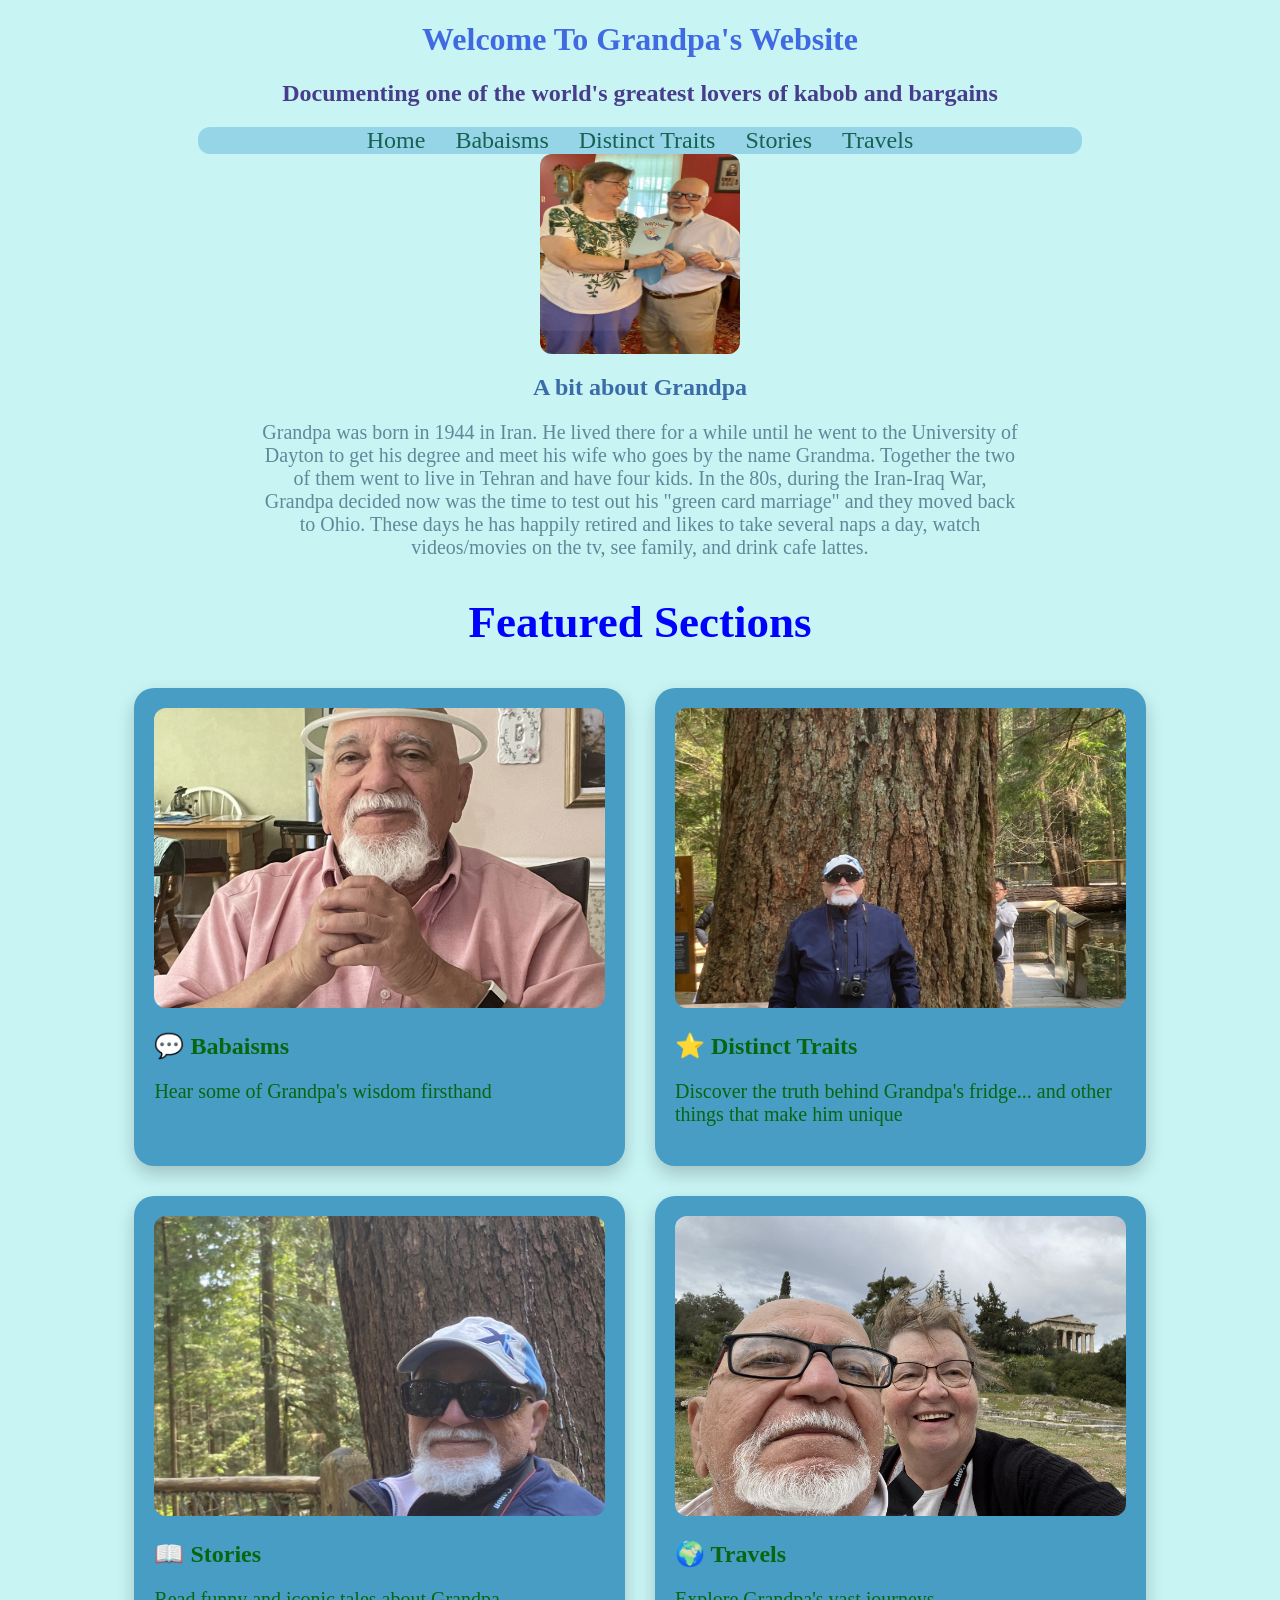
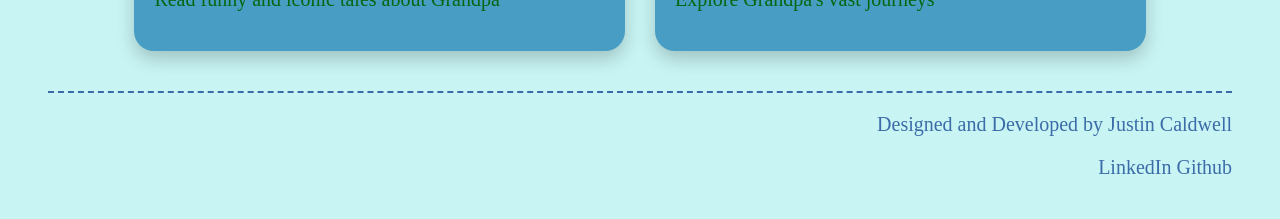
<file: index.html>
<!DOCTYPE html>
<html lang="en">
    <head>
        <meta charset="UTF-8">
        <meta name="viewport" content="width=device-width, initial-scale=1.0">
        <title>Grandpa's Website</title>
        <link rel="stylesheet" href="style.css">
    </head>
    <body>
        <header>
        <h1 id="title">Welcome To Grandpa's Website</h1>

        <h2 id="subtitle">Documenting one of the world's greatest lovers of kabob and bargains</h2>
        </header>

        <nav class="navbar">
            <a href="index.html">Home</a>
            <a href="babaisms.html">Babaisms</a>
            <a href="distinctTraits.html">Distinct Traits</a>
            <a href="stories.html">Stories</a>
            <a href ="travels.html">Travels</a>
        </nav>



        <section>
            <img id="main-page-pic" src="IMG_5611.jpg" alt="Grandpa chilling.">
        </section>


        <section class="intro">
            <!--This is where we will write a brief introduction to grandpa-->
            <h2>A bit about Grandpa</h2>

            <p>
                Grandpa was born in 1944 in Iran. He lived there for a while until he went to the University
                 of Dayton to get his degree and meet his wife who goes by the name Grandma. Together the two of them went to
                 live in Tehran and have four kids. In the 80s, during the Iran-Iraq War, Grandpa decided now was the time to test
                  out his "green card marriage" and they moved back to Ohio. These days he has happily retired and likes to take
                   several naps a day, watch videos/movies on the tv, see family, and drink cafe lattes.
            </p>



        </section>


        <section class ="featured">
            <!--This is where we will put the cards that sort of tease what each area will have-->
            <h2>Featured Sections</h2>

        </section>
        <div class="featured-grid">
            <a class="featured-card" href="babaisms.html">
                <img class="baba-image" src="Grandpa-Halo.jpg" alt="Grandpa with a glow stick on his head as a halo">
                <h2>💬 Babaisms</h2>
                <p>Hear some of Grandpa's wisdom firsthand</p>


            </a>

            <a class="featured-card" href="distinctTraits.html">
                <img src="Yosemite-2025.jpeg" alt="Grandpa with sunglasses against a giant tree">
                <h2>⭐ Distinct Traits</h2>
                <p>Discover the truth behind Grandpa's fridge... and other things that make him unique</p>


            </a>

            <a class="featured-card" href="stories.html">
                <img src="Yosemite-2025-2.jpeg" alt="Grandpa with sunglasses in front of a tree">
                <h2>📖 Stories</h2>
                <p>Read funny and iconic tales about Grandpa</p>

            </a>

            <a class="featured-card" href="travels.html">

                <img src="Greece-2023-1.jpg" alt="Grandma and Grandpa in athens with architecture in the background">
                <h2>🌍 Travels</h2>
                <p>Explore Grandpa's vast journeys</p>
            </a>
        </div>

        <footer class="credits">
            <hr>
            <p>Designed and Developed by Justin Caldwell</p>
            <a href="https://www.linkedin.com/in/justin-caldwell-71a74b412/">LinkedIn</a>
            <span><a href="https://github.com/JC2007xyz">Github</a></span>
        </footer>

    </body>
</html>
</file>
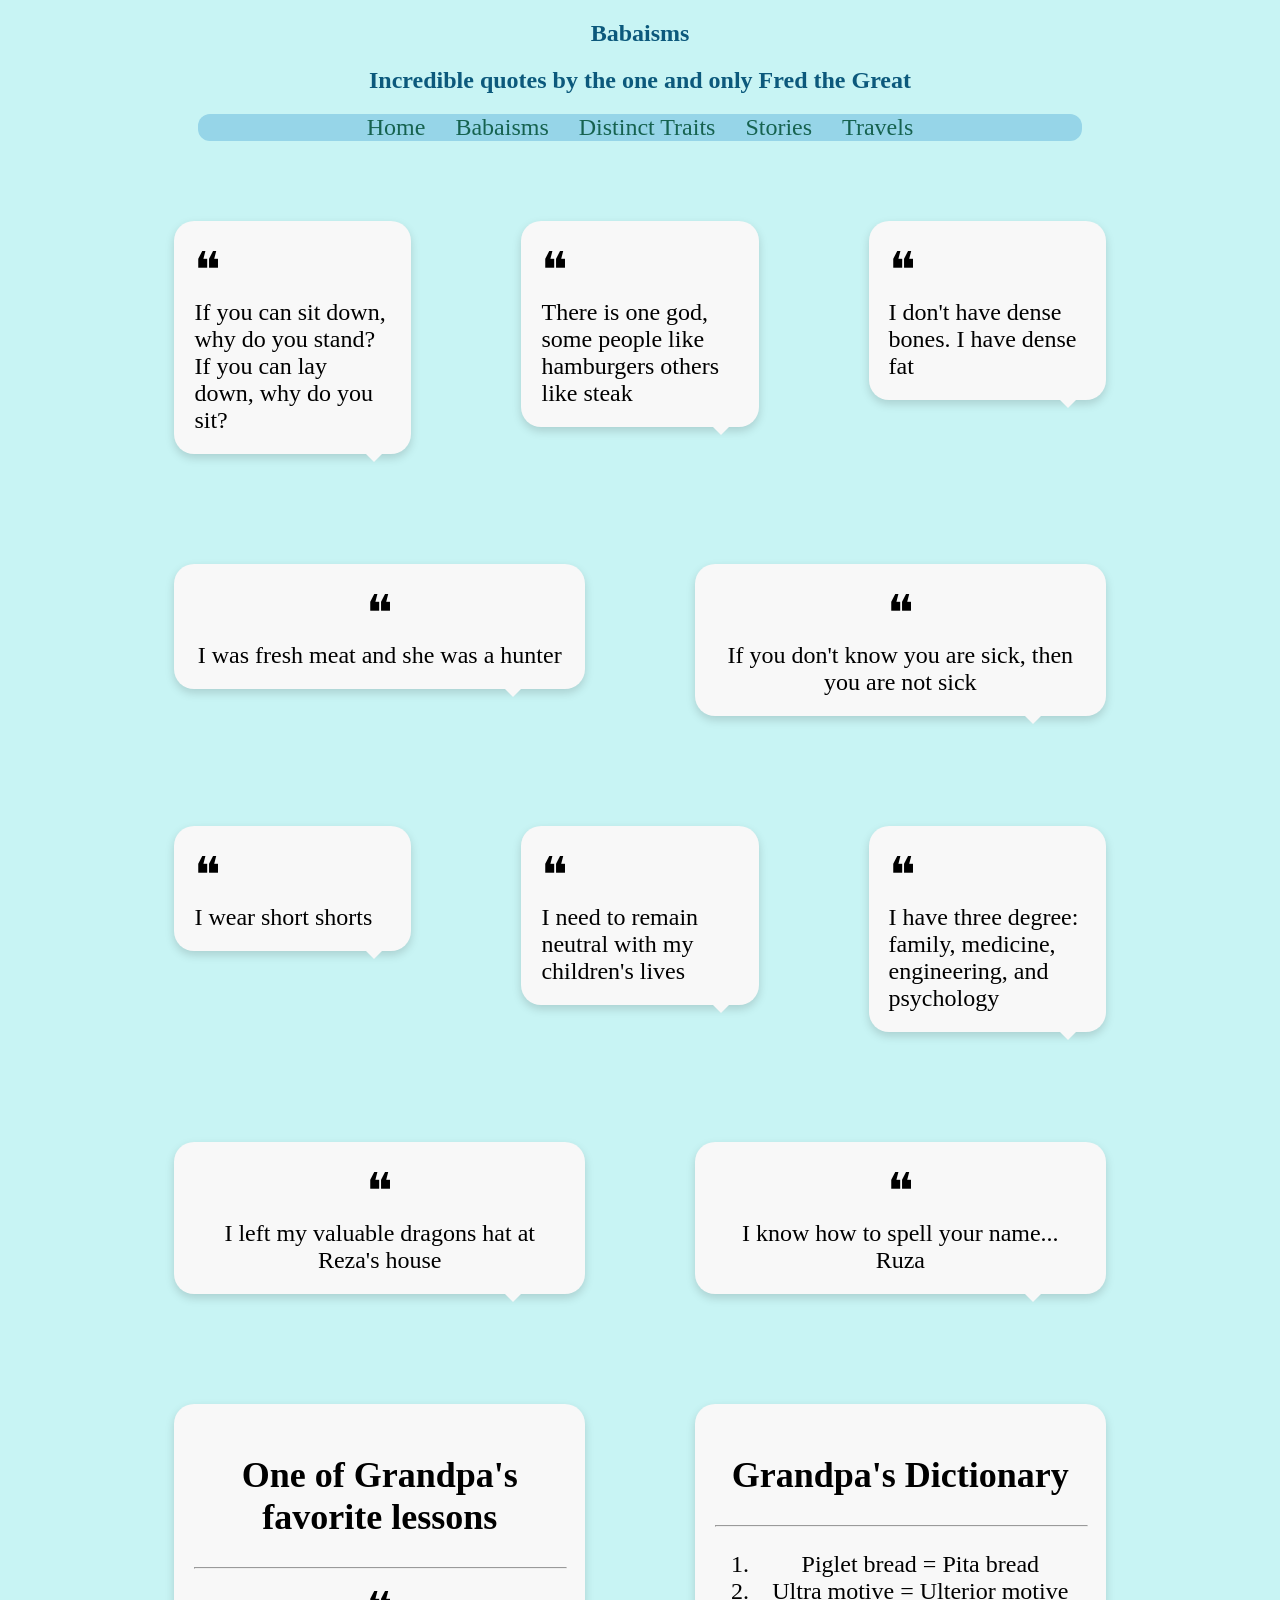
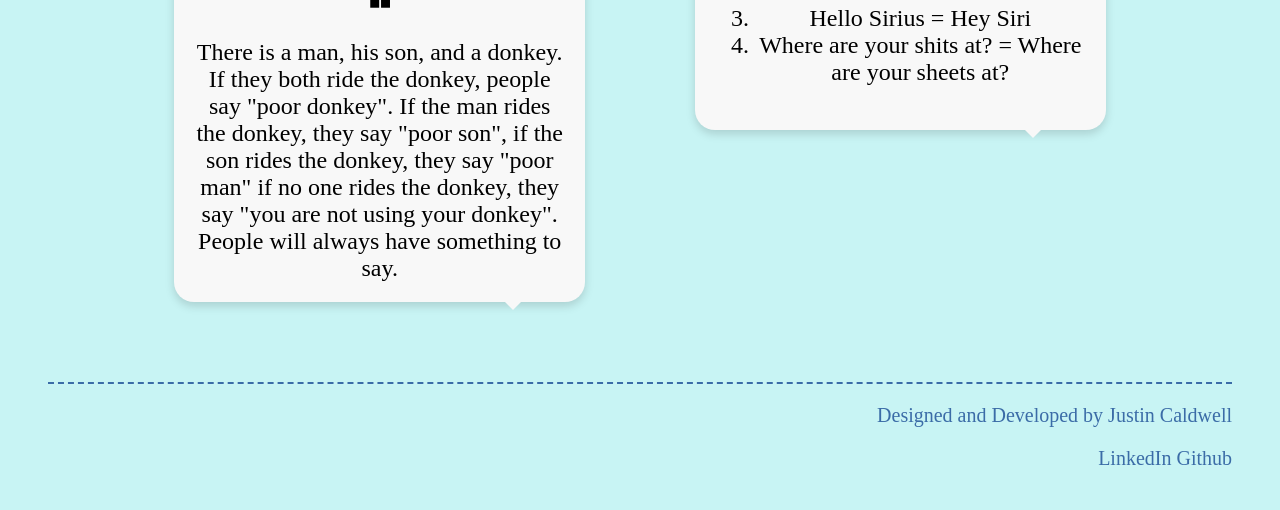
<file: babaisms.html>
<!DOCTYPE html>
<html lang="en">
    <head>
        <meta charset="UTF-8">
        <meta name="viewport" content="width=device-width, initial-scale=1.0">
        <title>Babaisms</title>
        <link rel="stylesheet" href="style.css">
    </head>
    <body>
        <section class="baba">
            <h1>Babaisms</h1>
            <h2>Incredible quotes by the one and only Fred the Great</h2>
        </section>
            <nav class="navbar">
                <a href="index.html">Home</a>
                <a href="babaisms.html">Babaisms</a>
                <a href="distinctTraits.html">Distinct Traits</a>
                <a href="stories.html">Stories</a>
                <a href ="travels.html">Travels</a>
            </nav>

            <section class="speech-grid">
                <div class="thin-quote">

                    <div class="speech-bubble">
                        <div class="big-quotes">❝</div>
                        If you can sit down, why do you stand? If you can lay down, why do you sit?
                    </div>
                </div>

                <div class="thin-quote">
                    <div class="speech-bubble">
                        <div class="big-quotes">❝</div>
                        There is one god, some people like hamburgers others like steak
                    </div>
                </div>

                <div class="thin-quote">


                    <div class="speech-bubble">
                        <div class="big-quotes">❝</div>
                        I don't have dense bones. I have dense fat

                    </div>
                </div>

                <div class="wide-quote">
                    <div class="speech-bubble">
                        <div class="big-quotes">❝</div>
                        I was fresh meat and she was a hunter
                    </div>
                </div>

                <div class="wide-quote">
                    <div class="speech-bubble">
                        <div class="big-quotes">❝</div>
                        If you don't know you are sick, then you are not sick

                    </div>
                </div>

                <div class="thin-quote">
                    <div class="speech-bubble">
                        <div class="big-quotes">❝</div>
                        I wear short shorts

                    </div>
                </div>

                <div class="thin-quote">
                    <div class="speech-bubble">
                        <div class="big-quotes">❝</div>
                        I need to remain neutral with my children's lives
                    </div>
                </div>

                <div class="thin-quote">
                    <div class="speech-bubble">
                        <div class="big-quotes">❝</div>
                        I have three degree: family, medicine, engineering, and psychology

                    </div>
                </div>

                <div class="wide-quote">
                    <div class="speech-bubble">
                        <div class="big-quotes">❝</div>
                        I left my valuable dragons hat at Reza's house
                    </div>
                </div>

                <div class="wide-quote">
                    <div class="speech-bubble">
                        <div class="big-quotes">❝</div>
                        I know how to spell your name... Ruza
                    </div>
                </div>


            <div class="wide-quote">
                <div class="speech-bubble">
                    <h2><b>One of Grandpa's favorite lessons</b></h2>
                    <hr class="small-line">
                    <div class="big-quotes">❝</div>
                        There is a man, his son, and a donkey. If they both ride the donkey, people say "poor donkey".
                                If the man rides the donkey, they say "poor son", if the son rides the donkey,
                                they say "poor man" if no one rides the donkey, they say "you are not using your donkey".
                                People will always have something to say.
                </div>
            </div>

            <div class="wide-quote">
                <div class="speech-bubble">
                    <h2><b>Grandpa's Dictionary</b></h2>
                    <hr class="small-line">
                        <ol>
                            <li>Piglet bread = Pita bread</li>
                            <li>Ultra motive = Ulterior motive</li>
                            <li>Hello Sirius = Hey Siri</li>
                            <li>Where are your shits at? = Where are your sheets at?</li>
                        </ol>
                </div>
            </div>
        </section>





        <footer class="credits">
            <hr>
            <p>Designed and Developed by Justin Caldwell</p>
            <a href="https://www.linkedin.com/in/justin-caldwell-71a74b412/">LinkedIn</a>
            <span><a href="https://github.com/JC2007xyz">Github</a></span>
        </footer>

    </body>
</html>
</file>
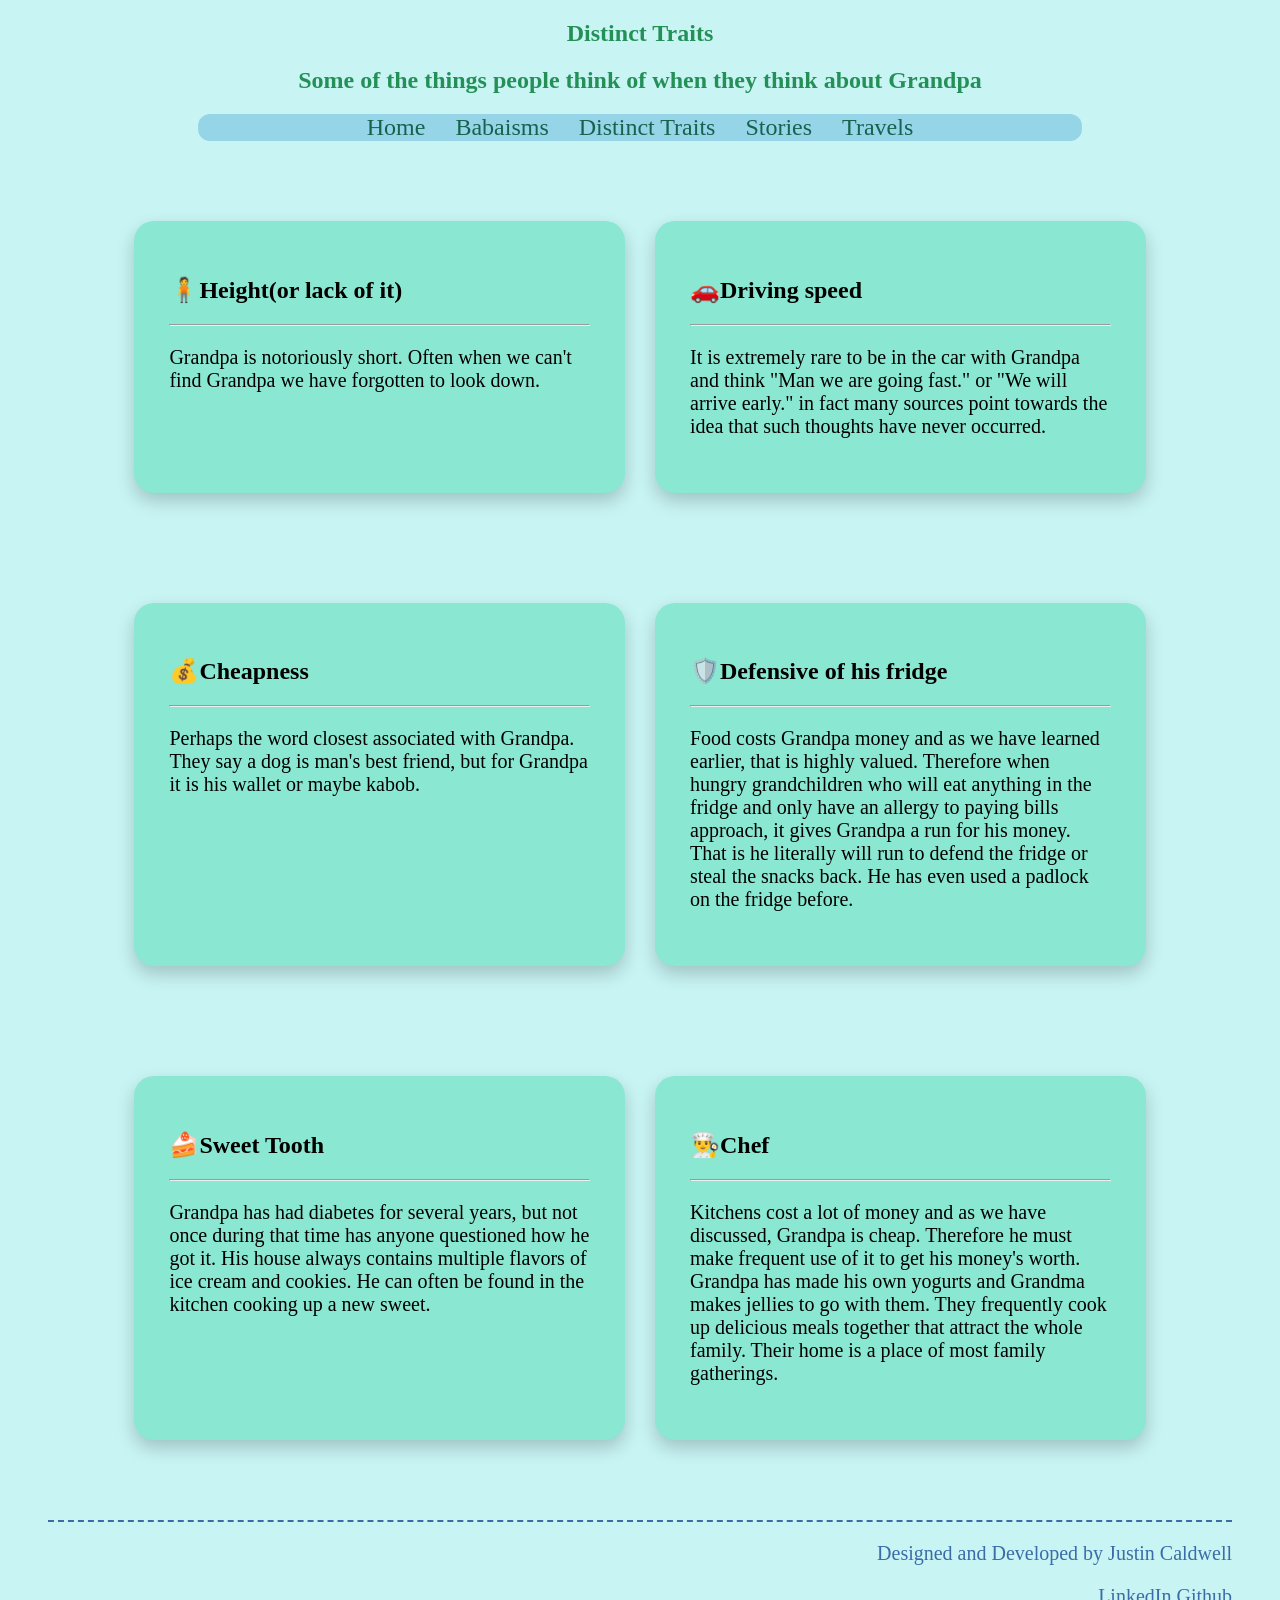
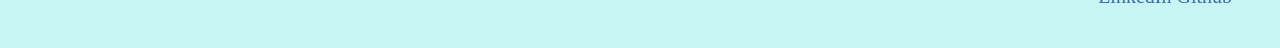
<file: distinctTraits.html>
<!DOCTYPE html>
<html lang="en">
    <head>
        <meta charset="UTF-8">
        <meta name="viewport" content="width=device-width, initial-scale=1.0">
        <title>Distinct Traits</title>
        <link rel="stylesheet" href="style.css">
    </head>
    <body>
        <section class="distinct-traits">
            <h1>Distinct Traits</h1>
            <h2>Some of the things people think of when they think about Grandpa</h2>
        </section>
        <nav class="navbar">
            <a href="index.html">Home</a>
            <a href="babaisms.html">Babaisms</a>
            <a href="distinctTraits.html">Distinct Traits</a>
            <a href="stories.html">Stories</a>
            <a href ="travels.html">Travels</a>
        </nav>

        <section class="distinct-grid">
            <div class="distinct-card">
                <h2>🧍Height(or lack of it)</h2>
                <hr>
                <p>Grandpa is notoriously short. Often when we can't find Grandpa we have forgotten to look down.</p>




            </div>
            <div class="distinct-card">
                <h2>🚗Driving speed</h2>
                <hr>
                <p>It is extremely rare to be in the car with Grandpa and
                    think "Man we are going fast." or "We will arrive early." in
                    fact many sources point towards the idea that such thoughts have never occurred.
                </p>




            </div>
            <div class="distinct-card">
                <h2>💰Cheapness</h2>
                <hr>
                <p>Perhaps the word closest associated with Grandpa. They say a dog is man's
                    best friend, but for Grandpa it is his wallet or maybe kabob.</p>




            </div>
            <div class="distinct-card">
                <h2>🛡️Defensive of his fridge</h2>
                <hr>
                <p>Food costs Grandpa money and as we have learned earlier,
                     that is highly valued. Therefore when hungry grandchildren
                      who will eat anything in the fridge and only have an allergy to paying bills approach,
                     it gives Grandpa a run for his money. That is he literally will run to defend
                      the fridge or steal the snacks back. He has even used a padlock on the fridge before.</p>




            </div>
            <div class="distinct-card">
                <h2>🍰Sweet Tooth</h2>
                <hr>
                <p>Grandpa has had diabetes for several years,
                    but not once during that time has anyone questioned how he got it.
                    His house always contains multiple flavors of ice cream and cookies.
                    He can often be found in the kitchen cooking up a new sweet.
                </p>




            </div>
            <div class="distinct-card">
                <h2>👨‍🍳Chef</h2>
                <hr>
                <p>Kitchens cost a lot of money and as we have discussed, Grandpa is cheap. Therefore he must make frequent use of it to get his money's worth.
                    Grandpa has made his own yogurts and Grandma makes jellies to go with them.
                    They frequently cook up delicious meals together that attract the whole family.
                    Their home is a place of most family gatherings.
                </p>




            </div>
        </section>

        <footer class="credits">
            <hr>
            <p>Designed and Developed by Justin Caldwell</p>
            <a href="https://www.linkedin.com/in/justin-caldwell-71a74b412/">LinkedIn</a>
            <span><a href="https://github.com/JC2007xyz">Github</a></span>
        </footer>
    </body>
</html>
</file>
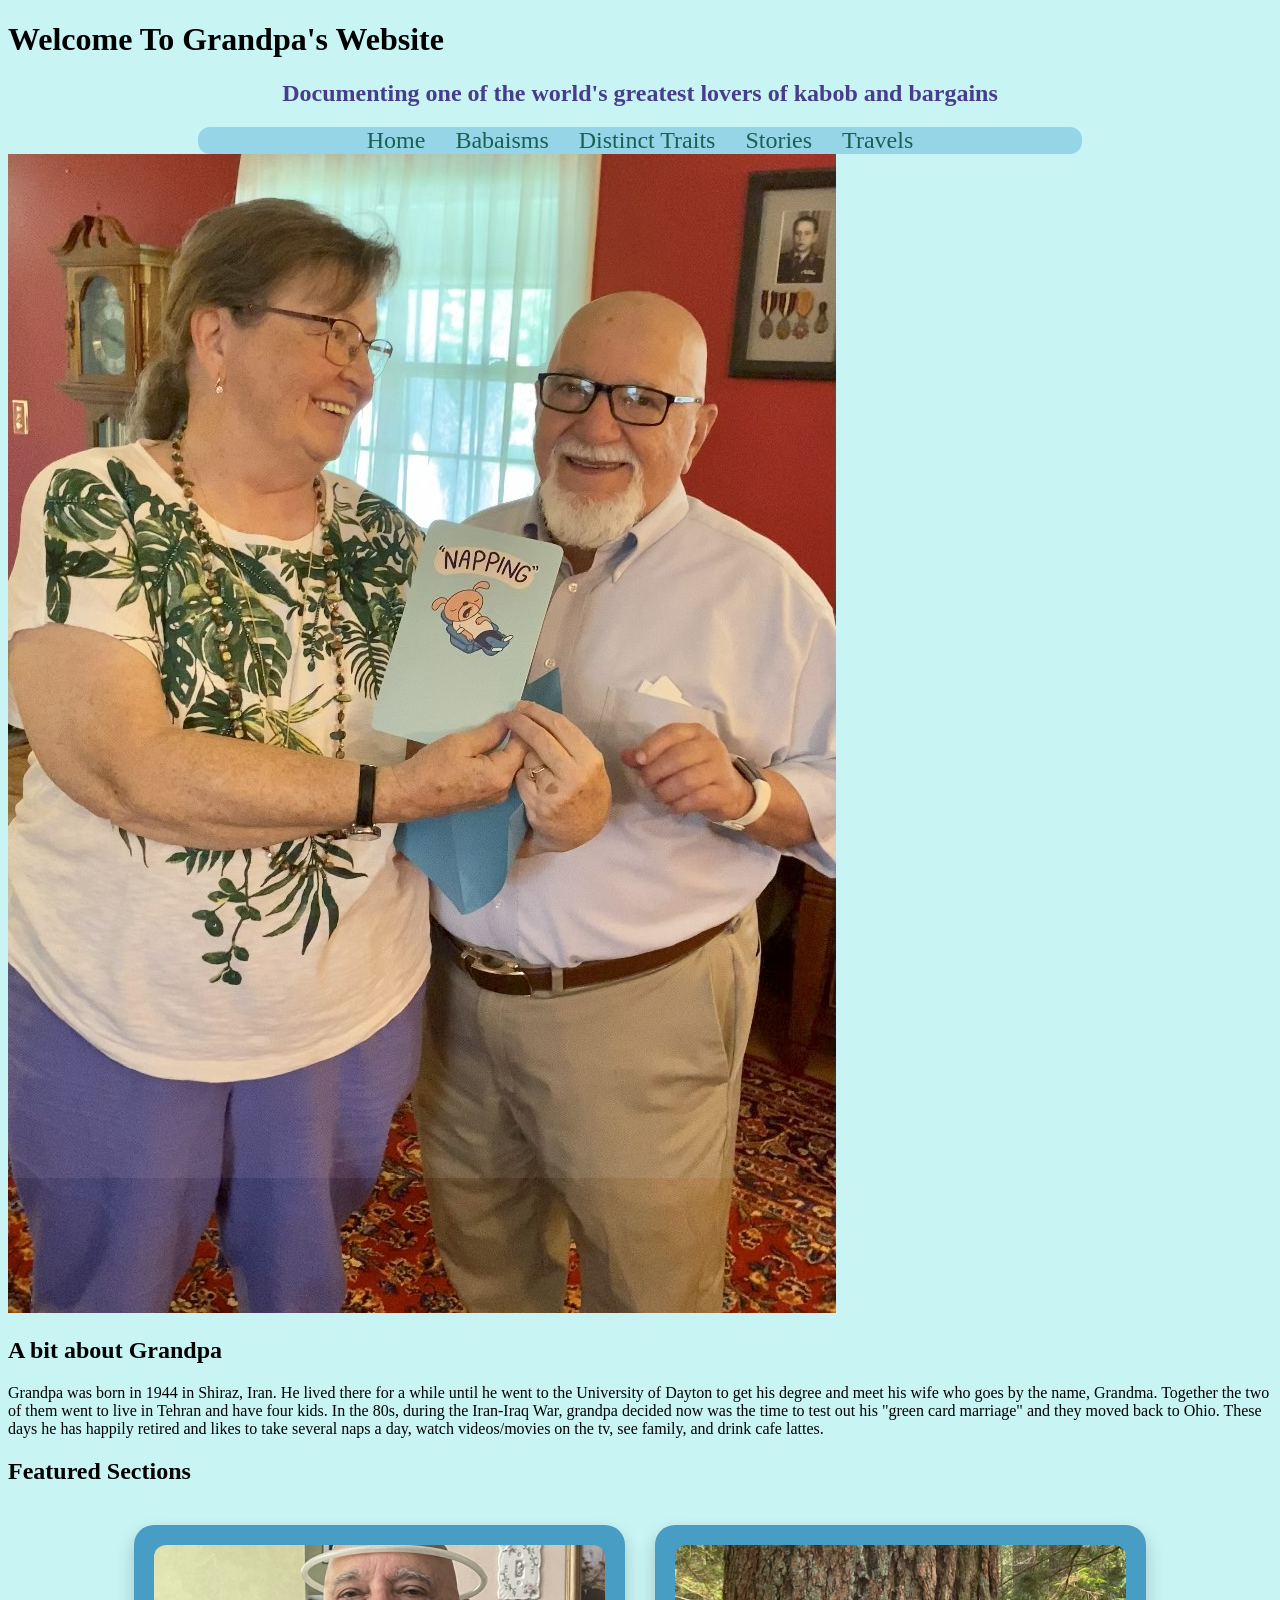
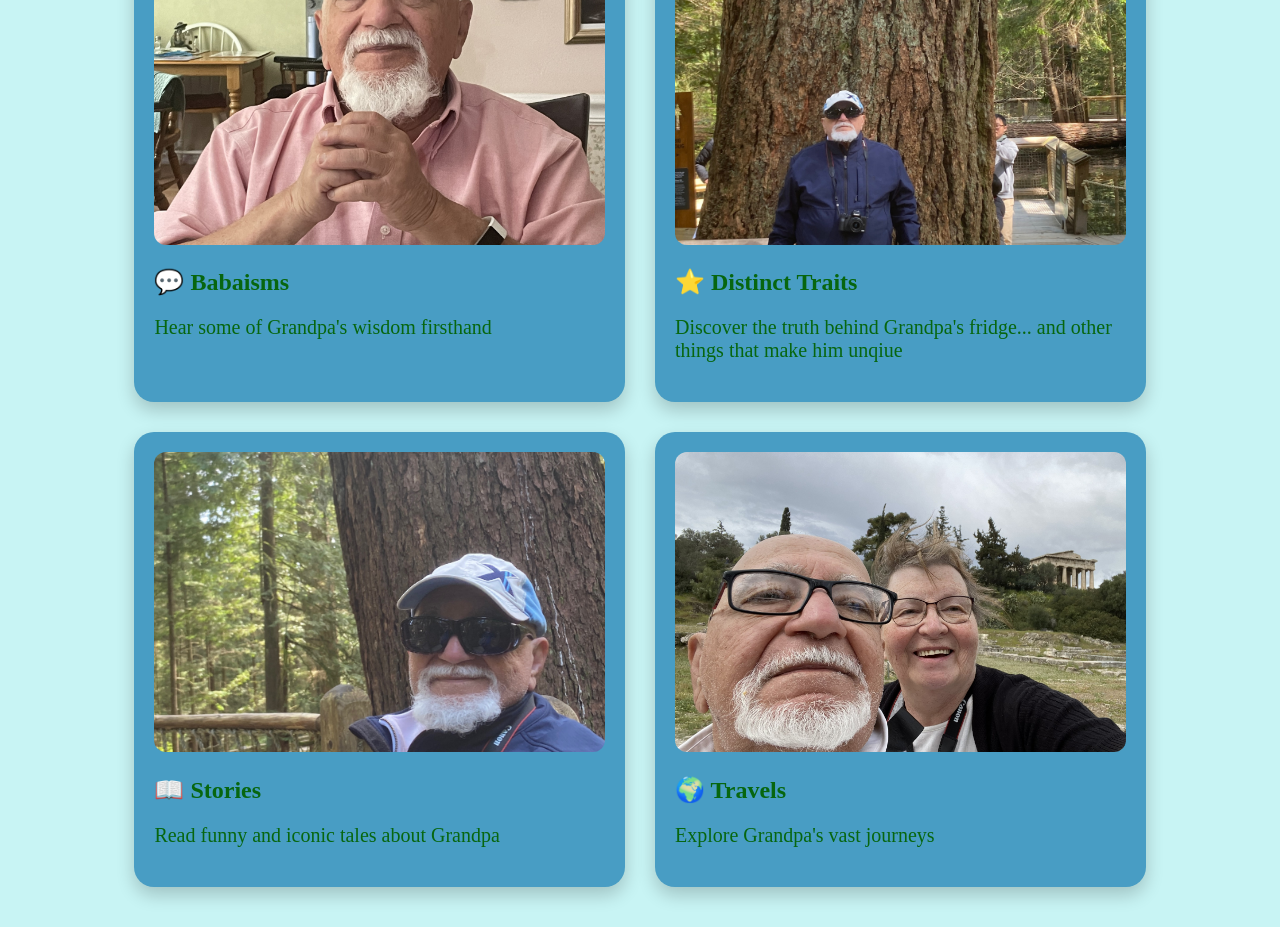
<file: mainPage.html>
<!DOCTYPE html>
<html lang="en">
    <head>
        <meta charset="UTF-8">
        <title>
            Grandpa's Website
        </title>
        <link rel="stylesheet" href="style.css">
    </head>
    <body>
        <header>
        <h1 id="Title">Welcome To Grandpa's Website</h1>

        <h2 id="subtitle">Documenting one of the world's greatest lovers of kabob and bargains</h2>
        </header>

        <nav class="navbar">
            <a href="mainPage.html" target="_self">Home</a>
            <a href="babaisms.html" target="_self">Babaisms</a>
            <a href="distinctTraits.html" target="_self">Distinct Traits</a>
            <a href="stories.html" target="_self">Stories</a>
            <a href ="travels.html" target = "_self">Travels</a>
        </nav>



        <section>
            <img id="mainPagePic" src="IMG_5611.jpg" alt="Grandpa chilling">
        </section>


        <section class="Intro">
            <!--This is where we will write a brief introduction to grandpa-->
            <h2>A bit about Grandpa</h2>

            <p>
                Grandpa was born in 1944 in Shiraz, Iran. He lived there for a while until he went to the University
                 of Dayton to get his degree and meet his wife who goes by the name, Grandma. Together the two of them went to
                 live in Tehran and have four kids. In the 80s, during the Iran-Iraq War, grandpa decided now was the time to test
                  out his "green card marriage" and they moved back to Ohio. These days he has happily retired and likes to take
                   several naps a day, watch videos/movies on the tv, see family, and drink cafe lattes.
            </p>



        </section>


        <section class = "Featured">
            <!--This is where we will put the cards that sort of tease what each area will have-->
            <h2><b>Featured Sections</b></h2>

        </section>
        <div class="featured-grid">
            <a class="featured-card" href="babaisms.html" target = "_self">
                <img class="baba-image" src="Grandpa-Halo.jpg" alt="Grandpa with a glow stick on his head as a halo">
                <h2>💬 Babaisms</h2>
                <p>Hear some of Grandpa's wisdom firsthand</p>


            </a>

            <a class="featured-card" href="distinctTraits.html" target = "_self">
                <img src="Yosemite-2025.jpeg">
                <h2>⭐ Distinct Traits</h2>
                <p>Discover the truth behind Grandpa's fridge... and other things that make him unqiue</p>


            </a>

            <a class="featured-card" href="stories.html" target = "_self">
                <img src="Yosemite-2025-2.jpeg">
                <h2>📖 Stories</h2>
                <p>Read funny and iconic tales about Grandpa</p>

            </a>

            <a class="featured-card" href="travels.html" target = "_self">

                <img src="Greece-2023-1.jpg" alt="grandma and grandpa in athens with architecture in the background">
                <h2>🌍 Travels</h2>
                <p>Explore Grandpa's vast journeys</p>
            </a>
        </div>





            <!--https://www.youtube.com/watch?v=WJ1JYq8jPWk is the hard to be humble link-->





        <!--Embed a link to grandma's facebook for funny trump reposts-->


    </body>
</html>
</file>
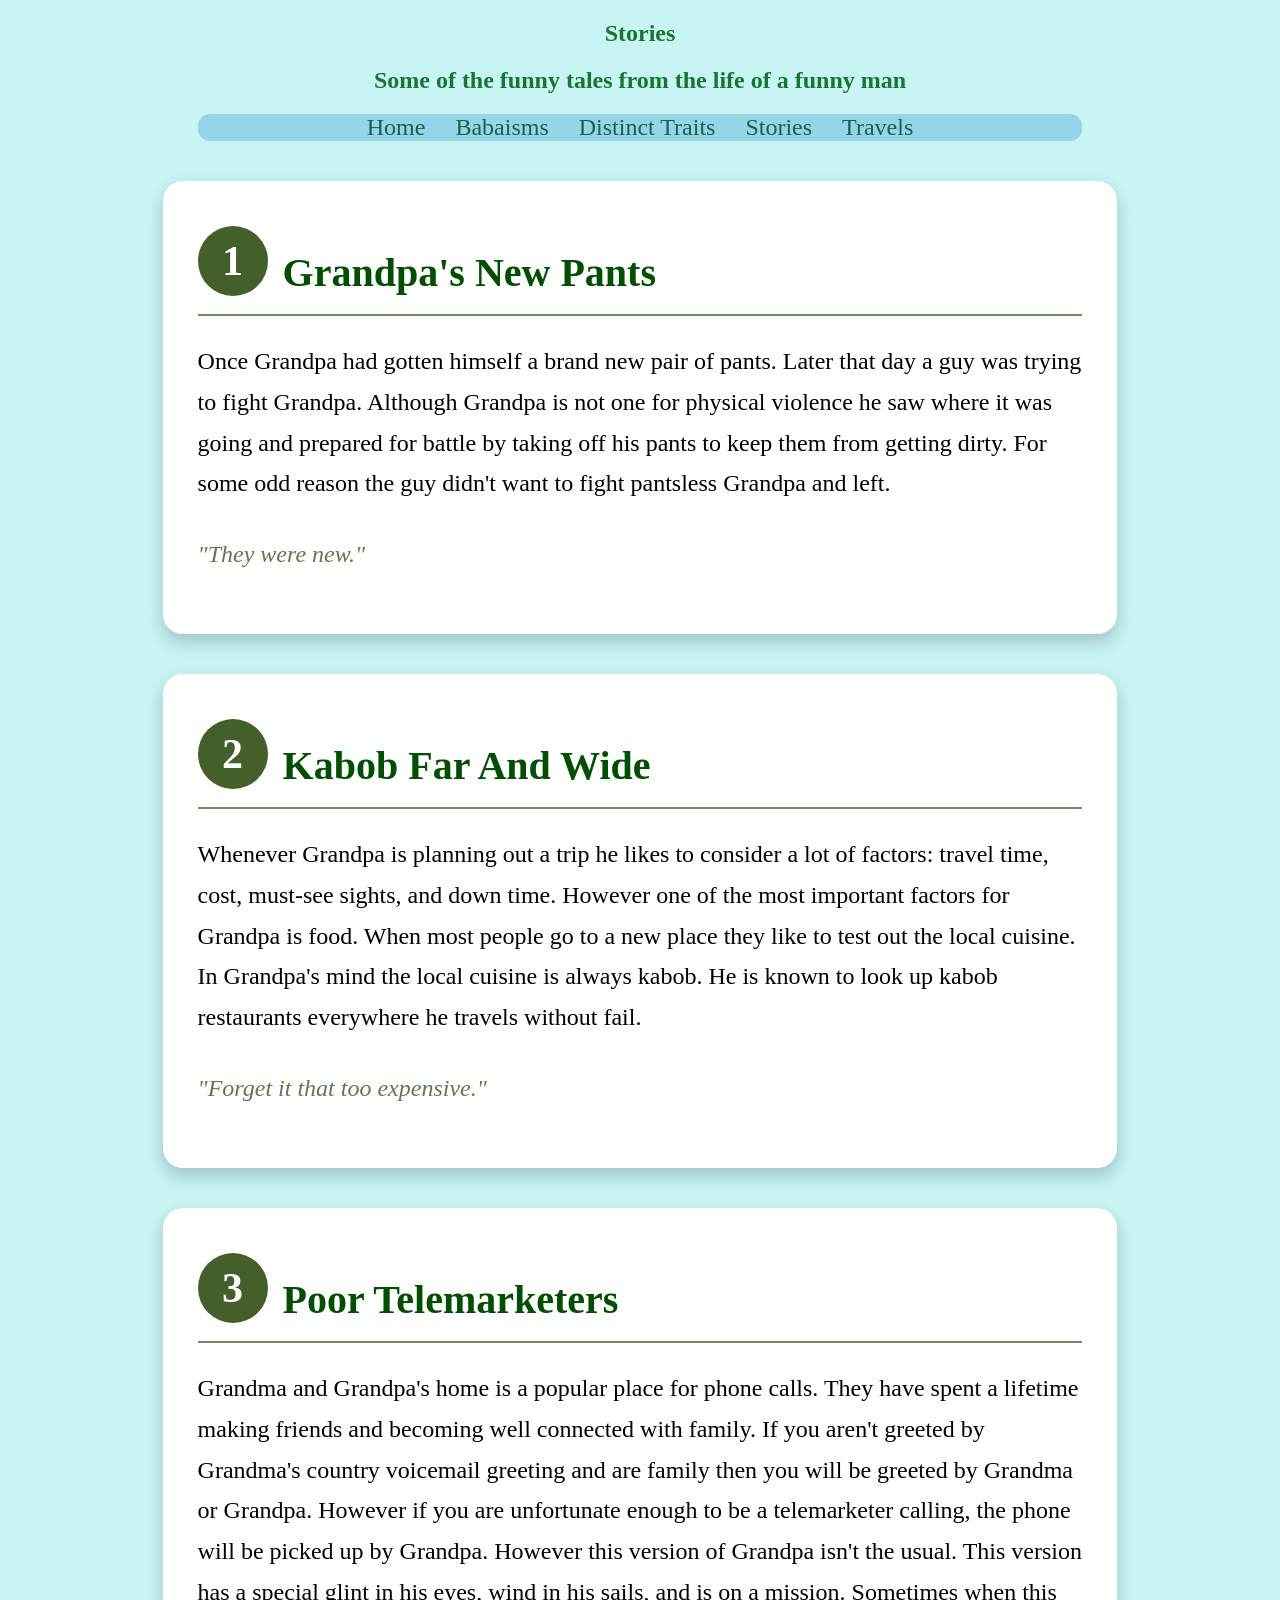
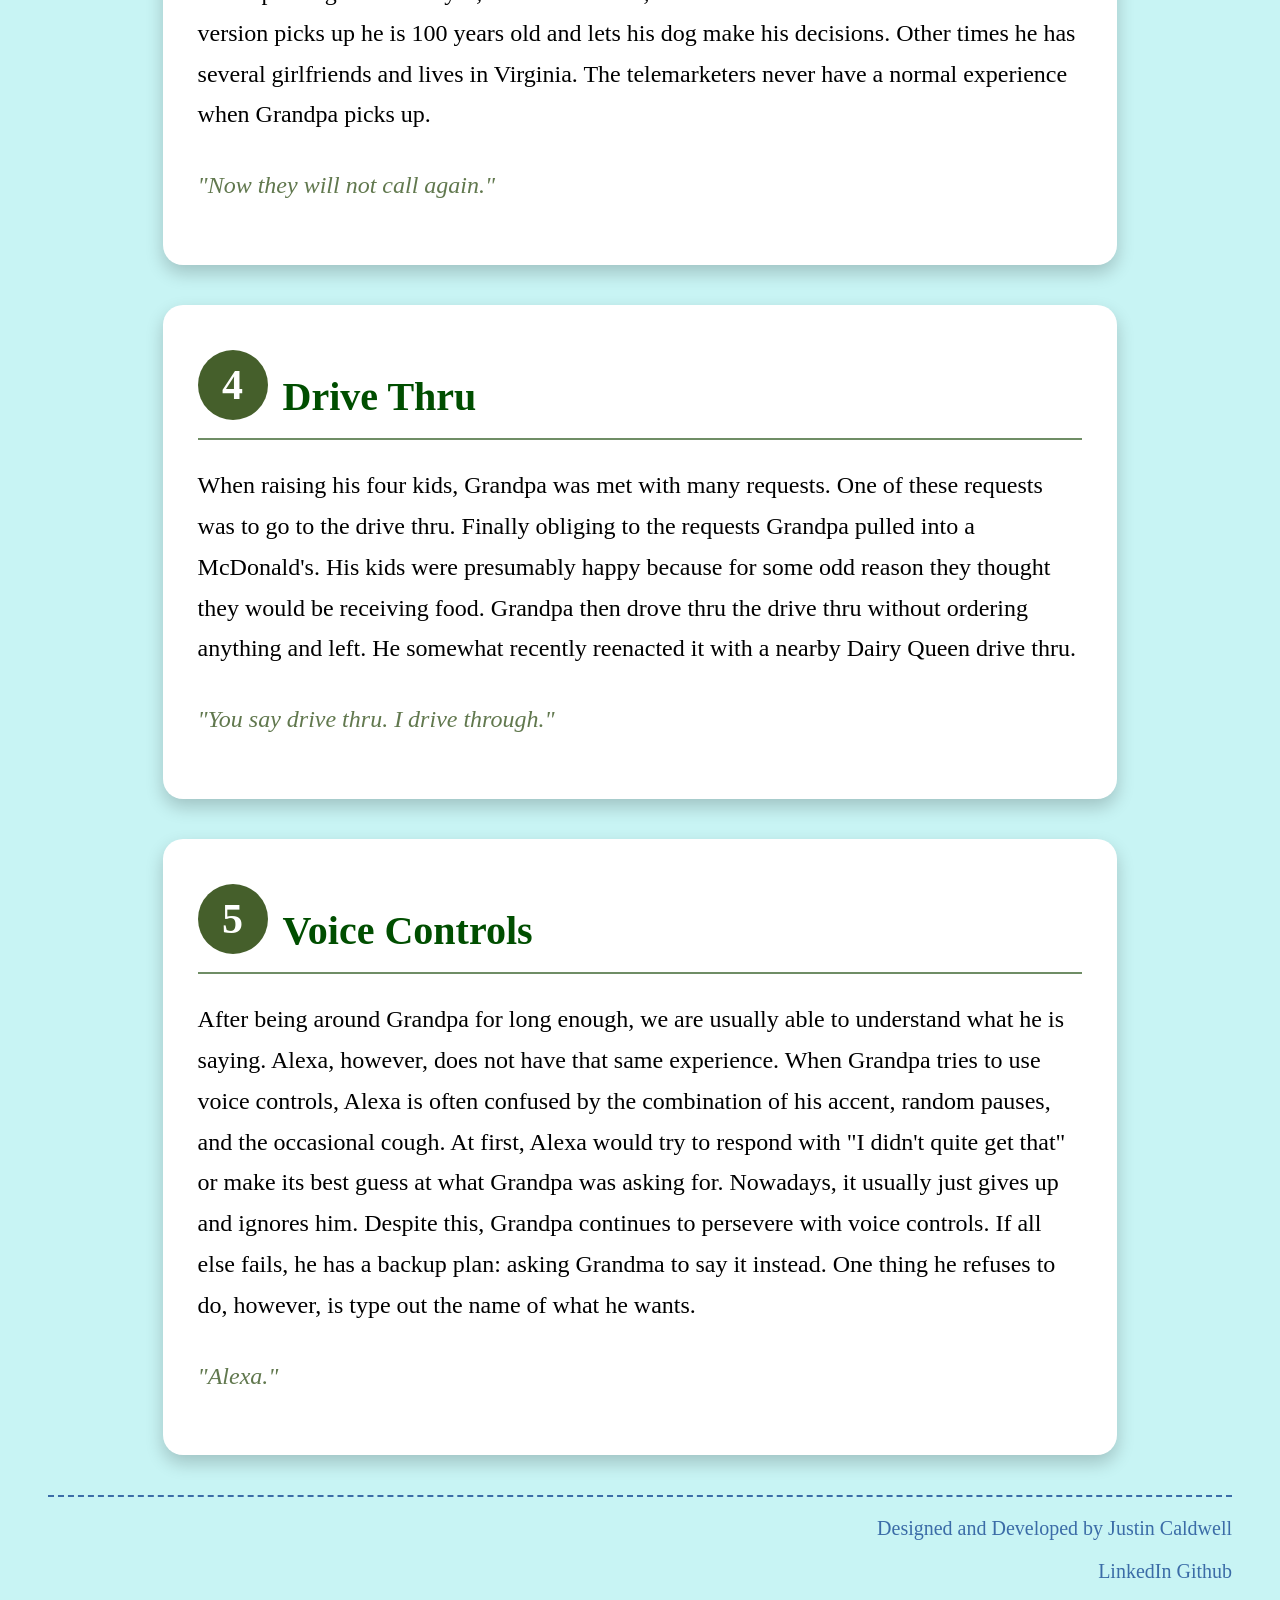
<file: stories.html>
<!DOCTYPE html>
<html lang="en">
    <head>
        <meta charset="UTF-8">
        <meta name="viewport" content="width=device-width, initial-scale=1.0">
        <title>Stories</title>
        <link rel="stylesheet" href="style.css">
    </head>
    <body>
        <section class="stories">
            <h1>Stories</h1>
            <h2>Some of the funny tales from the life of a funny man</h2>
        </section>
        <nav class="navbar">
            <a href="index.html">Home</a>
            <a href="babaisms.html">Babaisms</a>
            <a href="distinctTraits.html">Distinct Traits</a>
            <a href="stories.html">Stories</a>
            <a href ="travels.html">Travels</a>
        </nav>

        <section class="story-card">
            <div class="story-header">
                <span class="number">1</span>
                <h2>Grandpa's New Pants</h2>
            </div>
            <hr>
            <p>
                Once Grandpa had gotten himself a brand new pair of pants. Later that day a guy was trying
                     to fight Grandpa. Although Grandpa is not one for physical violence he saw where it was going and prepared for
                     battle by taking off his pants to keep them from getting dirty. For some odd reason the guy didn't want to fight
                      pantsless Grandpa and left.
            </p>
            <p class="quote"><i>"They were new."</i></p>
        </section>
        <section class="story-card">
            <div class="story-header">
                <span class="number">2</span>
                <h2>Kabob Far And Wide</h2>
            </div>
                <hr>
                <p>
                    Whenever Grandpa is planning out a trip he likes to consider a lot of factors:
             travel time, cost, must-see sights, and down time. However one of the most important
              factors for Grandpa is food. When most people go to a new place they like to test out
               the local cuisine. In Grandpa's mind the local cuisine is always kabob. He is known
                to look up kabob restaurants everywhere he travels without fail.
                </p>
                <p class="quote"><i>"Forget it that too expensive."</i></p>
        </section>

        <section class="story-card">
            <div class="story-header">
                <span class="number">3</span>
                <h2>Poor Telemarketers</h2>
            </div>
                <hr>
                <p>
                    Grandma and Grandpa's home is a popular place for phone calls. They have spent a lifetime making friends and becoming well connected with family.
                    If you aren't greeted by Grandma's country voicemail greeting and are family then you will be greeted by Grandma or Grandpa.
                    However if you are unfortunate enough to be a telemarketer calling, the phone will be picked up by Grandpa. However this version of Grandpa isn't the usual.
                    This version has a special glint in his eyes, wind in his sails, and is on a mission. Sometimes when this version picks up he is 100 years old and lets his dog make his decisions.
                    Other times he has several girlfriends and lives in Virginia. The telemarketers never have a normal experience when Grandpa picks up.

                </p>
                <p class="quote"><i>"Now they will not call again."</i></p>

        </section>

        <section class="story-card">
            <div class="story-header">
                <span class="number">4</span>
                <h2>Drive Thru</h2>
            </div>
                <hr>
                <p>
                    When raising his four kids, Grandpa was met with many requests. One of these requests was to go to the drive thru.
                Finally obliging to the requests Grandpa pulled into a McDonald's.
                His kids were presumably happy because for some odd reason they thought they would be receiving food.
                Grandpa then drove thru the drive thru without ordering anything and left.
                He somewhat recently reenacted it with a nearby Dairy Queen drive thru.

                </p>
                <p class="quote"><i>"You say drive thru. I drive through."</i></p>

        </section>
        <section class="story-card">
            <div class="story-header">
                <span class="number">5</span>
                <h2>Voice Controls</h2>
            </div>
                <hr>
                <p>
                After being around Grandpa for long enough, we are usually able to understand what he is saying.
                 Alexa, however, does not have that same experience. When Grandpa tries to use voice controls,
                Alexa is often confused by the combination of his accent, random pauses, and the occasional cough.
                 At first, Alexa would try to respond with "I didn't quite get that" or make its best guess at what Grandpa was asking for.
                  Nowadays, it usually just gives up and ignores him. Despite this, Grandpa continues to persevere with voice controls.
                   If all else fails, he has a backup plan: asking Grandma to say it instead.
                    One thing he refuses to do, however, is type out the name of what he wants.
                </p>
                <p class="quote"><i>"Alexa."</i></p>


        </section>



        <footer class="credits">
            <hr>
            <p>Designed and Developed by Justin Caldwell</p>
            <a href="https://www.linkedin.com/in/justin-caldwell-71a74b412/">LinkedIn</a>
            <span><a href="https://github.com/JC2007xyz">Github</a></span>
        </footer>
    </body>
</html>
</file>
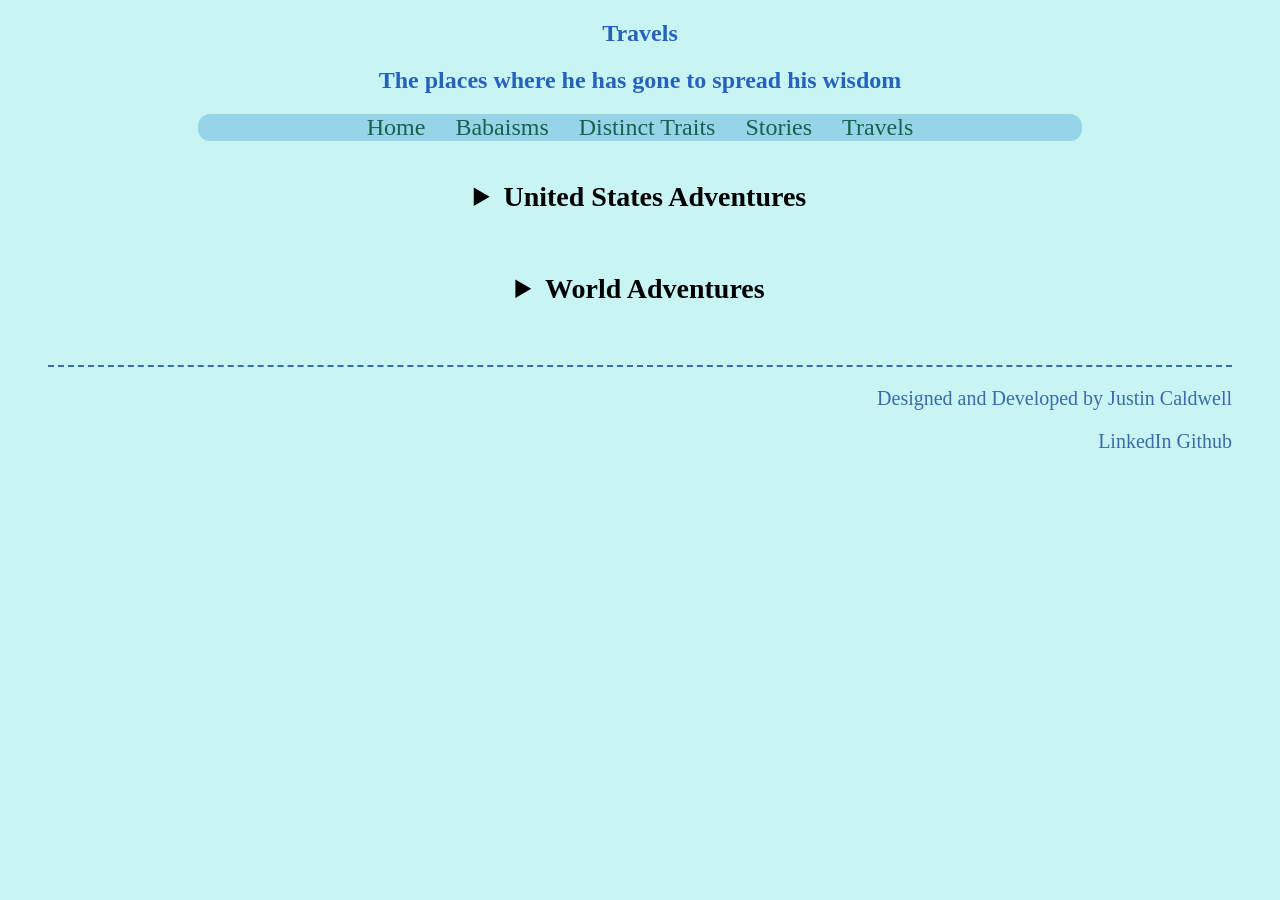
<file: travels.html>
<!DOCTYPE html>
<html lang="en">
    <head>
        <meta charset="UTF-8">
        <meta name="viewport" content="width=device-width, initial-scale=1.0">
        <title>Travels</title>
        <link rel="stylesheet" href="style.css">
    </head>
    <body>
        <section class ="travels">
            <h1>Travels</h1>
            <h2>The places where he has gone to spread his wisdom</h2>
        </section>
            <nav class="navbar">
                <a href="index.html">Home</a>
                <a href="babaisms.html">Babaisms</a>
                <a href="distinctTraits.html">Distinct Traits</a>
                <a href="stories.html">Stories</a>
                <a href ="travels.html">Travels</a>
            </nav>

            <details class="usa">
                <summary>
                    United States Adventures
                </summary>
                <div class="map-container">

                    <img src="usa.png" alt="Map of Grandpa's travels in the United States.">



                    <div class ="marker blue ohio">

                        <div class="popup">
                            <img src="Family_pic.jpeg" alt="Big group family picture in the yard of Grandma and Grandpa's home.">
                            <h3>Home sweet home</h3>
                            <p><b>2006 - Present</b></p>
                            <p>A place for numerous family gatherings and lots of laughter.</p>
                        </div>
                    </div>
                    <div class ="marker yellow yosemite">

                        <div class="popup">
                            <img src="Yosemite-pic.jpeg" alt="Grandma and Grandpa sitting on a rock with Yosemite National Park behind them.">
                            <h3>Yosemite National Park</h3>
                            <p><b>2022</b></p>
                            <p>A beautiful view in a place that shares political opinions with Grandma. What's better than that?</p>
                        </div>
                    </div>
                    <div class ="marker red texas">

                        <div class="popup">
                            <img src="Dallas-wedding-2013.jpeg" alt="Grandma and Grandpa dressed nicely for a wedding in Dallas.">
                            <h3>Dallas, Texas</h3>
                            <p><b>2013</b></p>
                            <p>The grandparents got dolled up for a wedding in Texas. They also got to show off their moves on the dance floor.</p>
                        </div>
                    </div>
                    <div class ="marker red chicago">

                        <div class="popup">
                            <img src="Chicago-gardens-2003.jpeg" alt="A picture of a blue flower in the Chicago Botanical Gardens.">
                            <h3>Chicago, Illinois</h3>
                            <p><b>2003</b></p>
                            <p>Even in a big city Grandma finds a way to be around plants.
                                 The grandparents got to see the Chicago Botanical Gardens.</p>
                        </div>
                    </div>
                    <div class ="marker blue oregon">

                        <div class="popup">
                            <img src="Yosmitie 2025 - 3.jpeg" alt="Grandma and Grandpa in front of a big waterfall in Oregon.">
                            <h3>Portland, Oregon</h3>
                            <p><b>2025</b></p>
                            <p>Grandma and Grandpa ventured up big mountains and hills to see the gorgeous waterfalls. It is a good thing they brought ponchos.</p>
                        </div>
                    </div>
                    <div class ="marker yellow kentucky">

                        <div class="popup">
                            <img src="kentucky-caves.jpeg" alt="Grandma in some nature nearby the caves.">
                            <h3>7 Caves, Kentucky</h3>
                            <p><b>2003</b></p>
                            <p>Grandma and Grandpa went to explore different caves in Kentucky.
                            Some were probably big enough that their echo could rival Fereshte's inside voice.</p>
                        </div>
                    </div>
                    <div class ="marker green tennessee">

                        <div class="popup">
                            <img src="Tennessee-reunion.jpeg" alt="Grandma and Grandpa sitting at a table with some of Grandma's family.">
                            <h3>Bristol, Tennessee</h3>
                            <p><b>1994</b></p>
                            <p>Grandma and Grandpa returned to Grandma's country roots in Tennessee for the Pope family reunion.
                                This isn't religious, it's just Grandma's maiden name.</p>
                        </div>
                    </div>
                </div>

            </details>

            <details class="world">
                <summary>
                    World Adventures
                </summary>
                <div class="world-map">
                    <img src="world map.jpg" alt="Map of Grandpa's travels around the world.">
                    <div class = "marker green athens">

                        <div class="popup">
                            <img src="greese 2023 - 2.jpg" alt="Grandma and Grandpa together in a building in Athens.">
                            <h3>Athens, Greece</h3>
                            <p><b>2023</b></p>
                            <p>The grandparents got to experience the rich history of the Ancient Greeks and see some of the beautiful architecture of a different era.</p>
                        </div>
                    </div>
                    <div class ="marker red london">

                        <div class="popup">
                            <img src="London-pic.jpeg" alt="Grandma and Grandpa in front of a big bridge in London.">
                            <h3>London, United Kingdom</h3>
                            <p><b>2024</b></p>
                            <p>Grandma and Grandpa got their steps in, enjoyed the sights of London's finest museums,
                                and experienced the royal lifestyle at Buckingham Palace. They also had kabob of course.</p>
                        </div>
                    </div>
                    <div class ="marker yellow toronto">

                        <div class="popup">
                            <img src="Toronto-pic.jpeg" alt="Grandma and Grandpa in front of a big building in Toronto.">
                            <h3>Toronto, Canada</h3>
                            <p><b>2023</b></p>
                            <p>Grandpa, his brother, and their wives went up to Canada for a little bit. Hopefully they got some fresh maple syrup.</p>
                        </div>
                    </div>
                    <div class ="marker blue sweden">

                        <div class="popup">
                            <img src="Sweden-pic.jpeg" alt="Grandma and Grandpa in Stockholm Sweden smiling.">
                            <h3>Stockholm, Sweden</h3>
                            <p><b>2005</b></p>
                            <p>The grandparents got to visit family, explore the Vasa Museum, and experience the wonders of Stockholm.</p>
                        </div>
                    </div>
                    <div class ="marker green alaska">

                        <div class="popup">
                            <img src="alaska 2022.jpeg" alt="Grandma and Grandpa posing in front of a beautiful body of water in Alaska.">
                            <h3>Alaska</h3>
                            <p><b>2022</b></p>
                            <p>Grandma and Grandpa went on an adventure up North to see Canadian weather with American patriotism. Surprisingly the two mixed for a very beautiful environment.</p>

                        </div>
                    </div>
                    <div class ="marker red caribbean">

                        <div class="popup">
                            <img src="Carribean-pic.jpeg" alt="Grandma and Grandpa sitting on a nice bench in a lush area of La Martinique.">
                            <h3>Caribbean</h3>
                            <p><b>2024</b></p>
                            <p>Grandma and Grandpa were able to escape the cold weather to take naps in a warmer climate instead. They got to enjoy the ocean and sights by going on a cruise ship.</p>

                        </div>
                    </div>
                    <div class ="marker yellow iran">

                        <div class="popup">
                            <img src="Iran-pic.jpeg" alt="Grandma, Grandpa, and some more family smiling for a picture in Iran.">
                            <h3>Iran</h3>
                            <p><b>2005</b></p>
                            <p>Grandma and Grandpa went back to Iran to go visit family and hang out. They enjoyed their time there and especially the food.</p>

                        </div>
                    </div>
                    <div class ="marker blue niagara">

                        <div class="popup">
                            <img src="Niagara-pic.jpeg" alt="Grandpa in front of Niagara Falls with sunglasses on.">
                            <h3>Niagara Falls</h3>
                            <p><b>2023</b></p>
                            <p>As part of their trip to Toronto, Grandma and Grandpa went to go see the huge Niagara Falls. They were impressed.</p>

                        </div>
                    </div>
                </div>
            </details>


        <footer class="credits">
            <hr>
            <p>Designed and Developed by Justin Caldwell</p>
            <a href="https://www.linkedin.com/in/justin-caldwell-71a74b412/">LinkedIn</a>
            <span><a href="https://github.com/JC2007xyz">Github</a></span>
        </footer>

        <script>
        const markers = document.querySelectorAll(".marker");

        markers.forEach(marker => {
            marker.addEventListener("click", (event) => {

                // Prevent this click from reaching the document
                event.stopPropagation();

                // Close every other popup
                markers.forEach(m => {
                    if (m !== marker) {
                        m.classList.remove("active");
                    }
                });

                // Toggle this popup
                marker.classList.toggle("active");
            });
        });

        // Clicking anywhere else closes all popups
        document.addEventListener("click", () => {
            markers.forEach(marker => {
                marker.classList.remove("active");
            });
        });
        </script>
    </body>
</html>
</file>
<file: style.css>
/*index.html and body */
#title {
    color: royalblue;
    text-align: center;

}
#subtitle {
    color:darkslateblue;
    text-align: center;

}
.credits {
    font-size: 20px;
    text-align: right;
    margin: 40px;
    color:#3b6ca7;
}
.credits a {
    text-decoration: none;
    transition: color 0.3s;
    color:#3b6ca7;

}
.credits a:hover {
    color: #C9A227;
}
.credits hr{
    border: none;
    border-top: 2px dashed;

}
#main-page-pic {
    display: block;
    width: 200px;
    height: 200px;
    margin: 0 auto;
    border-radius: 12px;


}
.navbar {
    display: flex;
    background-color: #96d5e8;
    justify-content: center;
    align-items:center;
    gap: 30px;
    border-radius: 12px;
    width:70%;
    margin: 0 auto;



}
.navbar a {
    color: rgb(22, 98, 79);
    text-decoration: none;
    transition: color 0.3s;
    font-size: 24px;

}
.navbar a:hover {
    color: #C9A227;
}
body {
    background-color: #c8f4f4;
}
.intro {
    color:rgb(59, 108, 167);
    text-align: center;
    width: 60%;
    margin: auto;


}
.intro p {
    font-size: 20px;
    color:#61889a;
}
.baba-image {
    object-position: center 40%;
}
.featured {
    text-align: center;
    color: blue;
    font-size:30px;
}
.featured-card {
    display: block;
    transition: 0.2s ease;
    background-color: #489dc4;
    text-decoration: none;
    border-radius: 20px;
    padding: 20px;
    box-shadow: 0 8px 18px rgba(0,0,0,0.2);
    color:#07660f;
    transition: color 0.3s;

}

.featured-card:hover{
    transform:scale(1.05)
}
.featured-card:hover h2 {
    color:#032f77
}
.featured-card:hover p {
    color:#032f77
}
.featured-card p {
    font-size: 20px;
}
.featured-card img{
    width: 100%;
    object-fit: cover;
    height: 300px;
    border-radius:12px;
}
.featured-grid{
    display: grid;
    gap: 30px;
    grid-template-columns: 1fr 1fr;
    width:80%;
    margin: 40px auto;
}



/*babaisms.html */
.baba {
    text-align: center;
    color:#0c597c
}
.speech-grid{
    display: grid;
    gap: 30px;
    grid-template-columns: repeat(6, 1fr);
    width:80%;
    margin: 40px auto;
}
.thin-quote {
    grid-column: span 2;
}
.wide-quote {
    grid-column: span 3;
    text-align: center;
}
.speech-bubble {
    position: relative;
    background: #f8f8f8;
    border-radius: 20px;
    padding: 20px;
    max-width: 400px;

    box-shadow: 0 4px 10px rgba(0,0,0,0.15);
    font-size: 24px;
    margin: 40px;
}
.big-quotes {
    font-size: 50px;
    font-family:cursive;
}
.huge-quote {
    display: flex;
    margin: 0 auto;

}
.small-line {
    width: 100%;
    margin-left: 0%;
}

/* Tail */
.speech-bubble::after {
    content: "";
    position: absolute;

    bottom: -18px;
    left: 80%;

    width: 0;
    height: 0;

    border: 10px solid transparent;
    border-top-color: #f8f8f8;
}



/*distinctTraits.html */
.distinct-traits h1{
    text-align: center;
    color:rgb(36, 144, 88);

}
.distinct-traits h2 {
    text-align: center;
    color:rgb(36, 144, 88);

}
.distinct-grid{
    display: grid;
    gap: 30px;
    grid-template-columns: 1fr 1fr;
    width: 80%;
    margin: 40px auto;
}
.distinct-card {

    margin: 40px auto;
    background: rgb(138, 231, 209);
    border-radius:20px;
    padding:35px;
    box-shadow:0px 8px 18px rgba(0,0,0,0.2);

}
.distinct-card p {
    font-size: 20px;
    color:#000000
}





/* travels.html */
.travels{
    text-align: center;
    color:rgb(38, 98, 186);
}
.usa{
    padding: 20px;
    margin: 20px;
    border-radius: 15px;
}
.usa summary {
    font-size:28px;
    font-weight: bold;
    cursor: pointer;
    text-align: center;
}
.ohio {
    top: 45.5%;
    left: 71%;
}
.yosemite {
    top: 45.5%;
    left: 5.1%;
}
.texas {
    top: 71.5%;
    left: 48.1%;
}
.chicago {
    top: 39.5%;
    left: 63.1%;
}
.oregon {
    top: 22%;
    left: 6.1%;
}
.tennessee {
    top: 56.1%;
    left: 74.1%;
}
.kentucky {
    top: 53.2%;
    left: 67.1%;
}

.world{
    padding: 20px;
    margin: 20px;
    border-radius: 15px;

}
.world summary{
    font-size:28px;
    font-weight: bold;
    cursor: pointer;
    text-align: center;
}
.world-map {
    position: relative;
    width: 80%;
    max-width: 900px;
    margin: 20px auto;

}
.world-map img{
    display: block;
    width: 100%;
    border-radius: 15px;
}
.athens {
    top: 34.5%;
    left: 52%;
}
.london {
    top: 27.5%;
    left: 45%;
}
.toronto {
    top: 32.5%;
    left: 26%;
}
.sweden {
    top: 24.8%;
    left: 51%;
}
.alaska {
    top: 29.5%;
    left: 13%;
}
.iran {
    top: 38.5%;
    left: 60%;
}
.niagara {
    top: 35%;
    left: 27%;
}
.caribbean {
    top: 42.5%;
    left: 28%;
}
.marker {
    width: 14px;
    height: 14px;
    border-radius: 50%;
    position: absolute;
    border: 2px solid white;
    cursor: pointer;
    box-shadow: 0 2px 6px rgba(0,0,0,0.3);
    transition: transform 0.2s ease;
}
.marker:hover {
    transform: scale(1.4);
}
.marker:hover .popup {
    display: block;
}
.marker:hover .popup img{
    display: block;
}
.marker.active .popup{
    display:block;
}
.marker.active .popup img{
    display:block;
}
.marker.active {
    transform: scale(1.4);
    z-index: 20;
}
.blue { background-color: rgb(29, 43, 149);}
.red { background-color: #870000;}
.green { background-color: #07660f;}
.yellow { background-color: #c7b31b;}

.map-container {
    position: relative;
    width: 80%;
    max-width: 900px;
    margin: 20px auto;
}
.map-container img{
    display: block;
    width: 100%;
    border-radius: 15px;
}
.popup {
    display: none;
    position: absolute;
    left: 25px;
    top: -20px;
    width: 300px;
    background: white;
    padding: 15px;
    border-radius: 10px;
    box-shadow: 0 5px 15px rgba(0,0,0,0.2);
}
.popup img{
    display: none;
    position: absolute;
    left: -200px;
    top: -20px;
    background: white;
    padding: 15px;
    border-radius:10px;
    box-shadow: 0 5px 15px rgba(0,0,0,0.2);
    width: 170px;
    height: auto;
    border-radius: 10px;
    flex-shrink: 0;
}



/* stories.html */
.stories {
    text-align: center;
    color:rgb(21, 119, 50)
}

.story-card{
    width: 70%;
    margin: 40px auto;
    background: white;
    border-radius:20px;
    padding:35px;
    box-shadow:0px 8px 18px rgba(0,0,0,0.2);
}
.story-card h2{
    color:rgb(0, 78, 0);
    font-size: 40px;
    margin-bottom: 10px;

}
.number{

    width:70px;
    height:70px;

    border-radius:50%;

    background:#455f2b;

    color:white;

    font-size:42px;

    display:flex;

    justify-content:center;
    align-items:center;

    font-weight:bold;
}
.story-header {
    display: flex;
    gap: 15px;
    align-items: center;

}
.quote {
    font-family:cursive;
    font-size:28px;
    color:#61784e;
    margin-top:30px;

}
.story-card p{
    font-size: 24px;
    line-height: 1.7;
}
.story-card hr{
    border: none;
    height: 2px;
    background:#6f8d65;
    margin-bottom:25px;
}


/* Mobile adjustments */


/* Mobile layout */
@media (max-width: 600px) {

    body {
        overflow-x: hidden;
    }

    /* Navbar */
    .navbar {
        width: 95%;
        flex-direction: column;
        gap: 10px;
        padding: 15px 0;
    }

    .navbar a {
        font-size: 18px;
    }


    /* Main page */
    #main-page-pic {
        width: 150px;
        height: 150px;
    }

    .intro {
        width: 90%;
    }

    .intro p {
        font-size: 16px;
    }
    .featured {
        font-size: 24px;
    }

    /* Cards */
    .featured-grid {
        grid-template-columns: 1fr;
        width: 90%;
    }

    .featured-card img {
        height: 200px;
    }


    /* Babaisms */
    .speech-grid {
        grid-template-columns: 1fr;
        width: 90%;
    }

    .thin-quote,
    .wide-quote {
        grid-column: span 1;
    }

    .speech-bubble {
        margin: 20px auto;
        font-size: 18px;
    }

    .big-quotes {
        font-size: 35px;
    }


    /* Traits */
    .distinct-grid {
        grid-template-columns: 1fr;
        width: 90%;
    }

    .distinct-card {
        padding: 20px;
    }


    /* Travel maps */
    .map-container,
    .world-map {
        width: 95%;
    }

    .marker {
        width: 10px;
        height: 10px;
    }

    .popup {
        width: 250px;
        font-size: 14px;

        left: -125px;
        top: 20px;

        padding: 10px;
    }

    .popup img {
        display: block;
        position: static;
        width: 100%;
        height: auto;
    }
    .oregon .popup,
    .yosemite .popup,
    .alaska .popup,
    .niagara .popup,
    .caribbean .popup {
        left:20px;
    }
    .tennessee .popup,
    .kentucky .popup,
    .iran .popup {
        left:-120px;
    }

    .travels h1 {
        font-size:32px;
    }

    .travels h2 {
        font-size:18px;
    }

    .usa summary,
    .world summary {
        font-size:20px;
    }

    .popup h3 {
        font-size:18px;
    }

    .popup p {
        font-size:14px;
    }

    /* Stories */
    .story-card {
        width: 85%;
        padding: 20px;
    }

    .story-card h2 {
        font-size: 28px;
    }

    .story-card p {
        font-size: 18px;
    }

    .quote {
        font-size: 22px;
    }

    .number {
        width: 50px;
        height: 50px;
        font-size: 28px;
    }


    .credits {
        text-align: center;
        margin: 20px;
        font-size: 16px;
    }

    h1 {
        font-size: 32px;
    }

    h2 {
        font-size: 24px;
    }

    p {
        font-size: 16px;
    }

    .speech-bubble {
        font-size: 18px;
    }

    .speech-bubble p {
        font-size: 16px;
    }

    .story-card p {
        font-size: 17px;
        line-height: 1.5;
    }

    .quote {
        font-size: 20px;
    }
    .popup {
        width: 200px;
        left: -100px;
        top: 20px;
    }

    .popup img {
        width: 150px;
        height:auto;
    }

}
</file>
